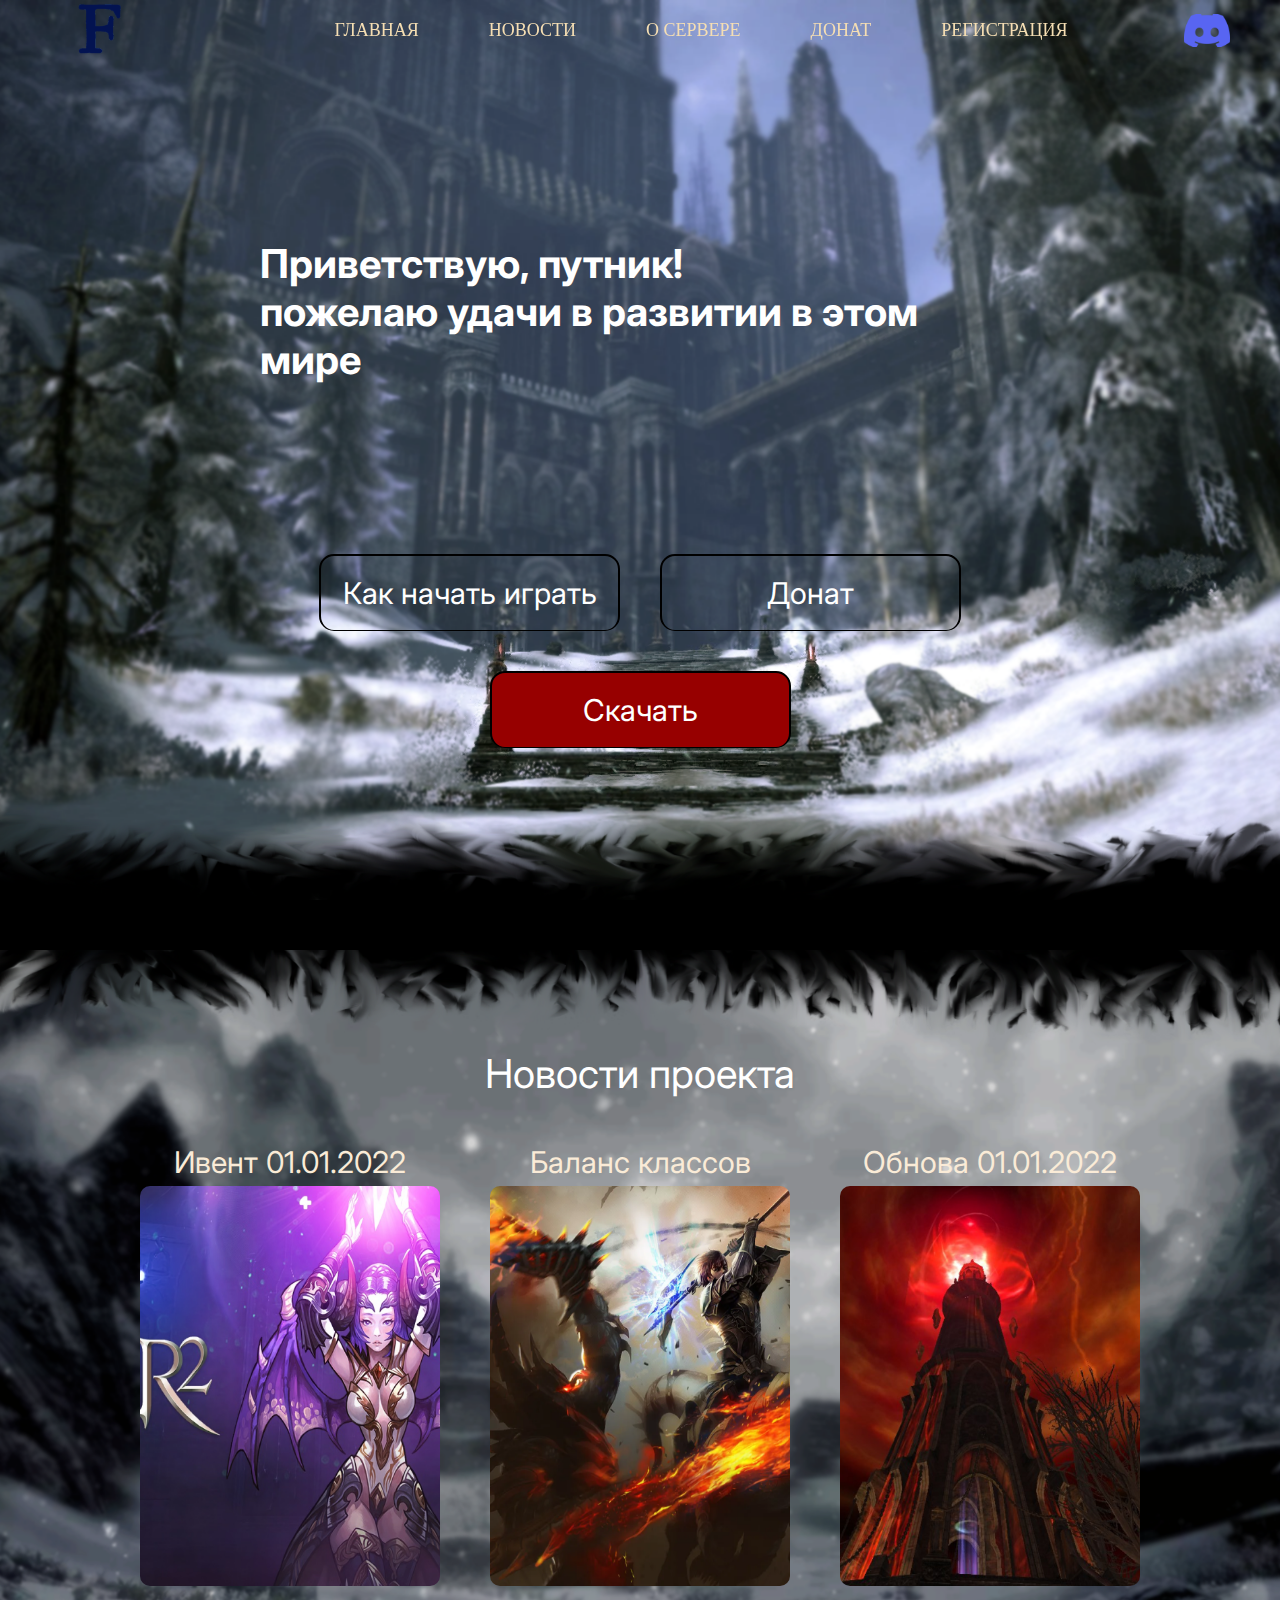
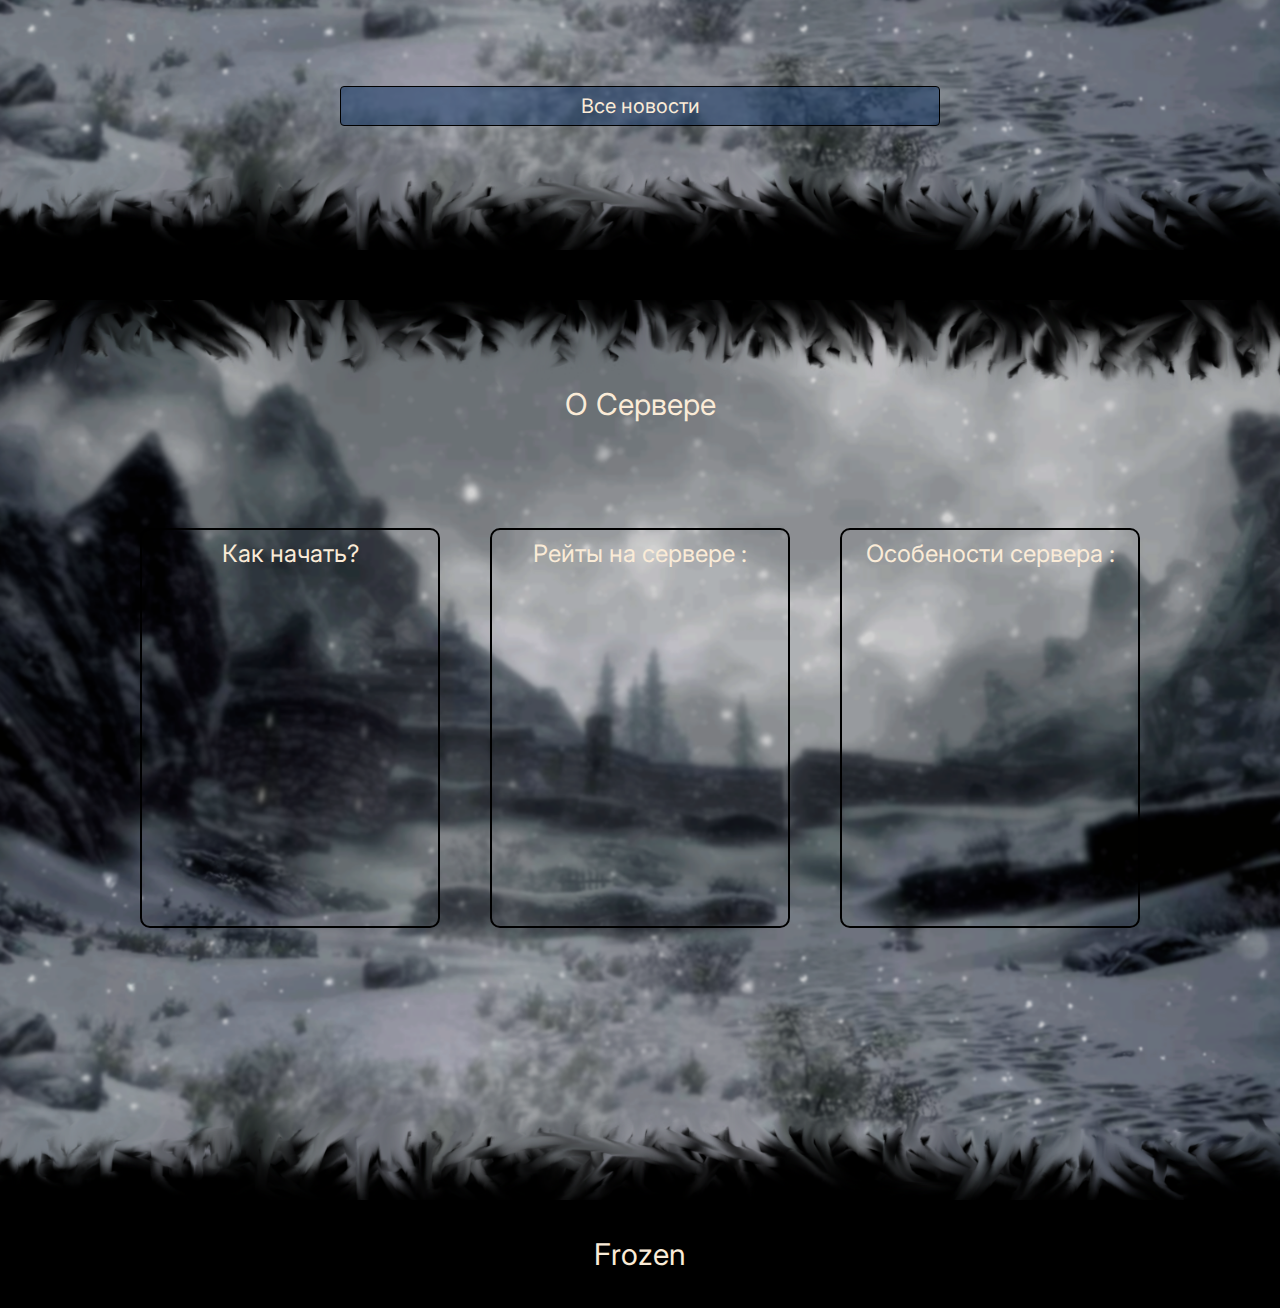
<file: index.html>
<!DOCTYPE html>
<html lang="ru">
<head>
    <meta charset="UTF-8">
    <meta http-equiv="X-UA-Compatible" content="IE=edge">
    <meta name="viewport" content="width=device-width, initial-scale=1.0">
    <link rel="stylesheet" href="css/reset.css">
    <link rel="stylesheet" href="css/fonts.css">
    <link rel="stylesheet" href="css/style.css">
    <title>Frozen</title>
</head>
<body>
    <div class="wrapper ">
        <header  class="header">
           <div class="container">
              <div class="header__body">
                 <a href="index.html" class="header__logo"><img src="img/LOGO.svg" alt="Logo"></a>
                 <div class="header__burger">
                    <span></span>
                 </div>
                 <nuv class="header__menu">
                    <ul class="header__list">
                       <li>
                          <a href="#header" class="header__link">Главная</a>
                       </li>
                       <li>
                          <a href="#news" class="header__link">Новости</a>
                       </li>
                       <li>
                          <a href="#about" class="header__link">О сервере</a>
                       </li>
                       <li>
                          <a href="#" class="header__link">Донат</a>
                       </li>
                       <li>
                        <a href="rega.html" class="header__link">Регистрация</a>
                       </li>
                    </ul>
                 </nuv>
                 <a rel="noopener" href="https://discord.com/channels/568153535015944207/568155919003811853" target="_blank" class="header__logo discord"><img src="img/discord 1.svg" alt="diskord"></a>
           </div>
        </header>
        <main id="header" class="page">
            <div class="container">
                <div class="container__text">
                    <h1 class="text__header">Приветствую, путник!<br>
                        пожелаю удачи в развитии в этом мире</h1>
                </div>
                <div class="container__button">
                    <a href="#" class="button_btn">Как начать играть </a>
                    <a href="#" class="button_btn">Донат</a>
                </div>
                <a href="#" class="button_btnd">Скачать</a>
            </div>
        </main>
        <main id="news" class="conteiner__news">
            <div class="container">
                <div class="news__text">
                    <h2>Новости проекта</h2>
                </div>
                <div class="news__block">
                    <div class="block__img"><h2 class="block__header">Ивент 01.01.2022</h2><a href="news.html"><img src="img/img1.png" alt=""></a></div>
                    <div class="block__img"><h2 class="block__header">Баланс классов</h2><a href="news.html"><img src="img/img2.png" alt=""></a></div>
                    <div class="block__img"><h2 class="block__header">Обнова  01.01.2022</h2><a href="news.html"><img src="img/img3.png" alt=""></a></div>
                </div>
                <div class="button__news"><a href="news.html" class="link__news">Все новости</a></div>
            </div>
        </main>
        <main id="about" class="about">
            <h2 class="about__infoo">О Сервере</h2>
            <div class="container__info">
                <div class="about__info">
                    <h5 class="info__header">Как начать?</h5>
                </div>
                <div class="about__info">
                    <h5 class="info__header">Рейты на сервере :</h5>
                </div>
                <div class="about__info">
                    <h5 class="info__header">Особености сервера :</h5>
                </div>
            </div>
        </main>
        <footer class="footer">
            <h5>Frozen</h5>
        </footer>
    </div>
     	
    <script src="https://ajax.googleapis.com/ajax/libs/jquery/2.1.4/jquery.min.js"></script>
    <script src="js/jquery-3.6.1.min.js"></script>
    <script src="js/script.js"></script>
</body>
</html>
</file>
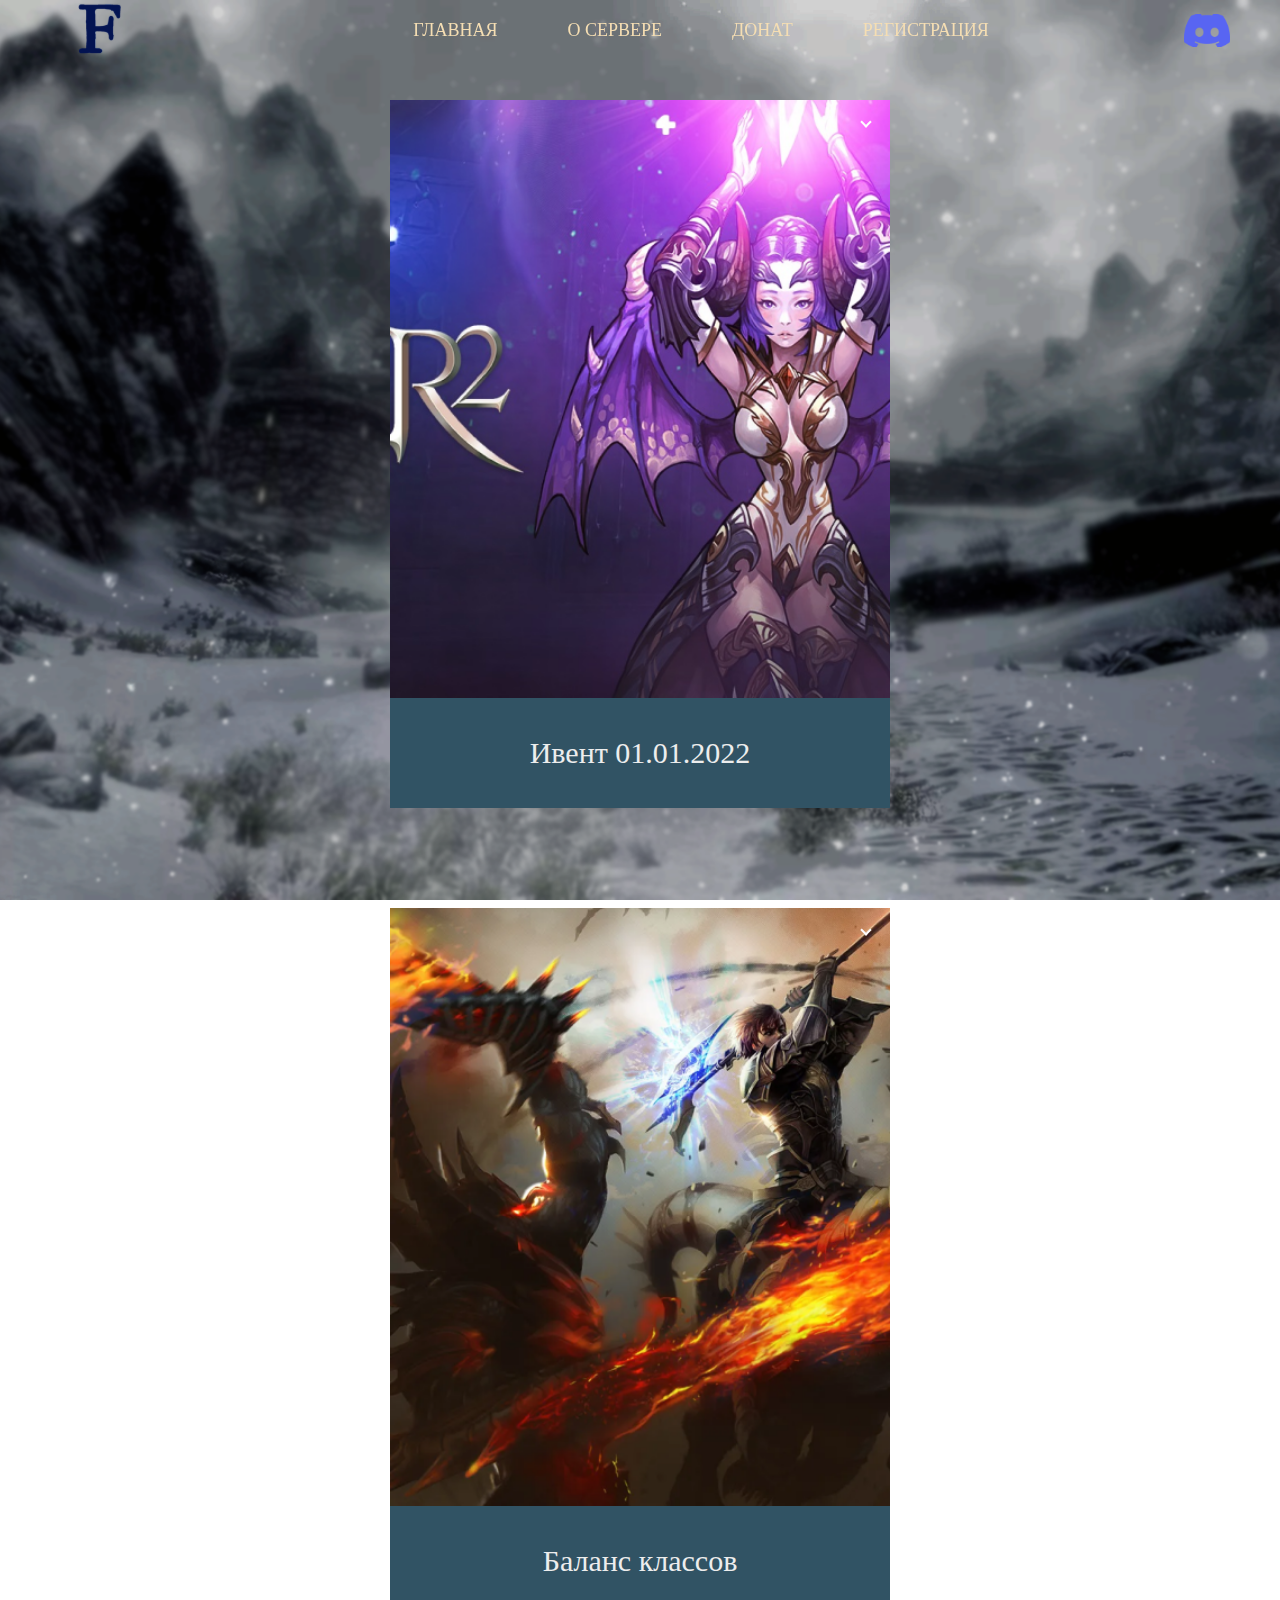
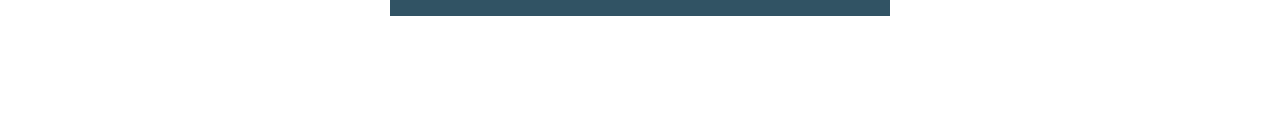
<file: news.html>
<!DOCTYPE html>
<html lang="en">
<head>
    <meta charset="UTF-8">
    <meta http-equiv="X-UA-Compatible" content="IE=edge">
    <meta name="viewport" content="width=device-width, initial-scale=1.0">
    <link rel="stylesheet" href="css/reset.css">
    <link rel="stylesheet" href="css/fonts.css">
    <link rel="stylesheet" href="css/header.css">
    <link rel="stylesheet" href="css/news.css">
    <title>news</title>
</head>
<body>
    <div class="wrapper">
        <header  class="header">
           <div class="container">
              <div class="header__body">
                 <a href="index.html" class="header__logo"><img src="img/LOGO.svg" alt="Logo"></a>
                 <div class="header__burger">
                    <span></span>
                 </div>
                 <nuv class="header__menu">
                    <ul class="header__list">
                       <li>
                          <a href="index.html" class="header__link">Главная</a>
                       </li>
                       <li>
                          <a href="#" class="header__link">О сервере</a>
                       </li>
                       <li>
                          <a href="#" class="header__link">Донат</a>
                       </li>
                       <li>
                        <a href="#news" class="header__link">Регистрация</a>
                     </li>
                    </ul>
                 </nuv>
                 <a rel="noopener" href="https://discord.com/channels/568153535015944207/568155919003811853" target="_blank" class="header__logo discord"><img src="img/discord 1.svg" alt="diskord"></a>
           </div>
        </header>
        <main class="page">
            <div class="container">
                <div class="containet__header">
                    <h1></h1>
                </div>
                <div class="accordion" id="accordion">

                    <div class="accordion__item">
                        <div class="imege">
                            <img src="img/img1.png" alt="">
                        </div>
                        <div class="accordion__title">Ивент 01.01.2022</div>
                        <div class="accordion__content"><p>Lorem ipsum dolor sit amet consectetur adipisicing elit. Accusamus, eveniet nemo possimus soluta laborum magnam non, molestiae perspiciatis, quos quae fuga beatae voluptates debitis tempore veritatis eaque ducimus repellendus magni.
                        Totam, eaque, optio saepe corrupti porro cumque consequuntur blanditiis error illum beatae officiis, dolorem molestiae esse velit fugit accusantium distinctio voluptatum animi reprehenderit ab ad quam et eveniet rerum? Blanditiis.
                        Illum eveniet placeat id quisquam suscipit reprehenderit totam quae sed vel nostrum? Ad distinctio quaerat, iste nostrum eligendi consequatur asperiores perferendis at magnam beatae deleniti facilis, commodi nesciunt veritatis eaque.
                        Alias ratione harum odio aperiam dicta asperiores corrupti praesentium non, accusamus placeat voluptates sit at? Distinctio incidunt, doloribus non eligendi nobis sint, velit minima praesentium beatae veniam deleniti! Ipsa, aliquam!
                        A sed corrupti similique eum, molestias at vero tempore sequi error inventore hic aut voluptatum placeat expedita animi aperiam doloremque commodi iste? Quas dignissimos est, repellat modi inventore nesciunt sequi?
                        Cum, exercitationem inventore culpa atque accusantium quasi voluptates asperiores modi, quas explicabo, quaerat neque! Ipsum quidem expedita obcaecati voluptates, veritatis consequatur, accusantium vel amet iusto voluptatem porro iste molestiae temporibus! ipsum dolor sit amet consectetur adipisicing elit. Optio quidem magni maxime commodi cupiditate, consectetur, tenetur esse mollitia sit expe</p></div>
                    </div>            
                </div>
            </div>
            
            <div class="accordion" id="accordion">

                <div class="accordion__item">
                    <div class="imege">
                        <img src="img/img2.png" alt="">
                    </div>
                    <div class="accordion__title">Баланс классов</div>
                    <div class="accordion__content"><p>Lorem ipsum dolor sit amet consectetur adipisicing elit. Obcaecati asperiores voluptatibus architecto provident! Nesciunt quia ratione quo, sapiente velit adipisci vel consequuntur perspiciatis, ea dolorum, aut voluptate totam dolorem saepe?
                    Culpa doloremque fugiat quod provident voluptatem quibusdam at explicabo ab est eaque beatae animi veniam corrupti rerum hic, maiores suscipit dolorem libero nesciunt dolor eveniet. Itaque distinctio quisquam sunt culpa.
                    Reiciendis nostrum maxime consequuntur quo, nam aperiam facilis consequatur eum, quibusdam impedit eos neque voluptatum itaque laudantium illo iste culpa debitis mollitia hic reprehenderit odio necessitatibus? Ut fugit omnis totam?
                    Officiis nihil perspiciatis aperiam? Magnam nam illo sequi maiores nesciunt repellat deleniti similique accusantium excepturi aperiam quo animi distinctio reprehenderit, dolorum explicabo et labore odit unde pariatur! Quisquam, quod veritatis?
                    Illo consequuntur deserunt quo laudantium voluptas laborum minus eius labore adipisci! Debitis dignissimos quod reiciendis magni, quo dolores eligendi delectus aperiam nisi laborum fugit recusandae tempore eos et perferendis ab.
                    Consequatur voluptatum, beatae harum aut omnis tempore cum quasi modi hic illo alias, amet dolorem sed, voluptatibus distinctio illum excepturi eligendi perspiciatis. Accusantium at, voluptas amet explicabo itaque magni natus! ipsum, dolor sit amet consectetur adipisicing elit. Veniam labore nesciunt nemo, natus cupiditate quaerat dolor dolores minima odio totam impedit esse repellat repudiandae officia excepturi culpa facere debitis unde.</p></div>
                </div>            
            </div>
        </main>
    </div>
    <script src="https://ajax.googleapis.com/ajax/libs/jquery/2.1.4/jquery.min.js"></script>
    <script src="js/jquery-3.6.1.min.js"></script>
    <script src="js/script.js"></script>
</body>
</html>
</file>
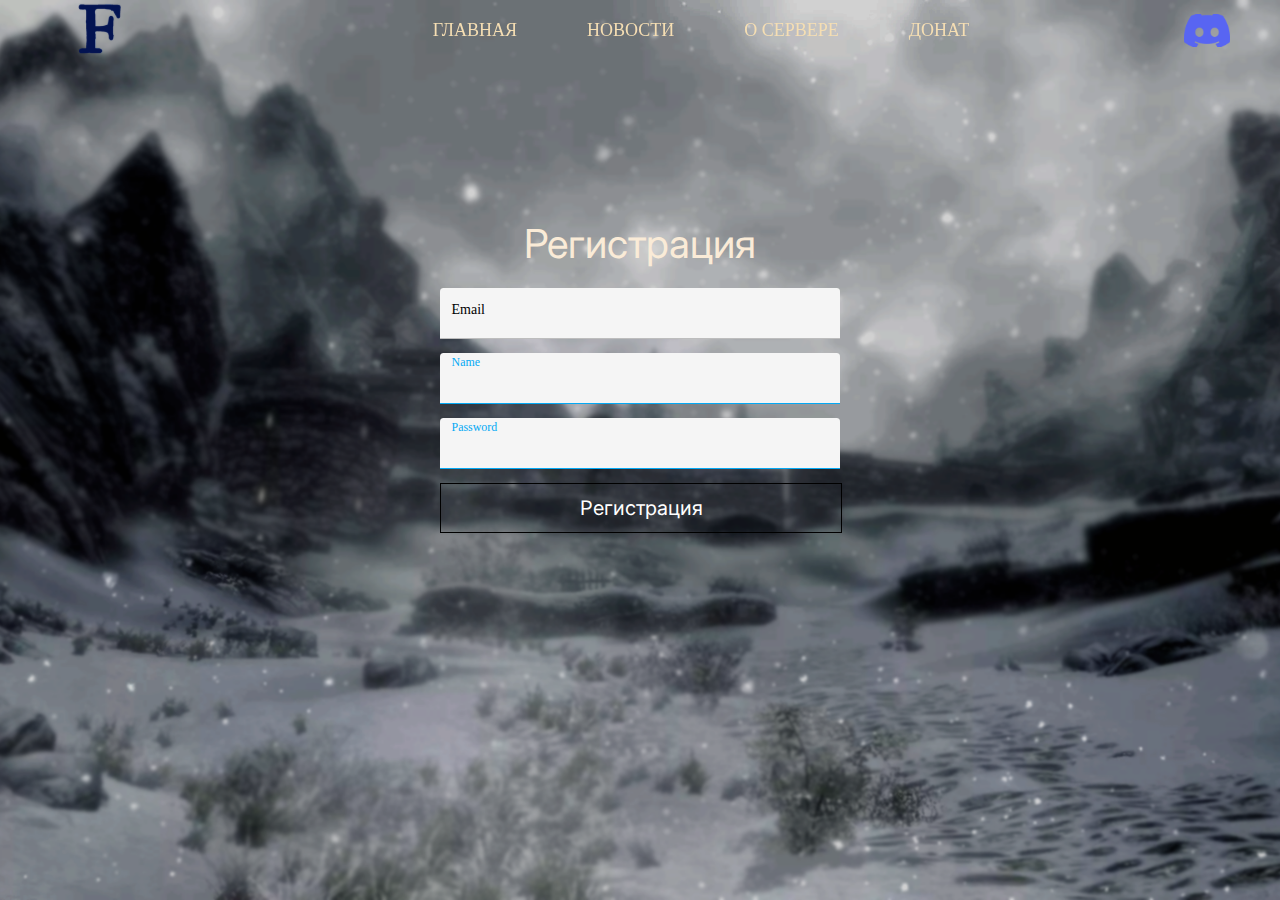
<file: rega.html>
<!DOCTYPE html>
<html lang="en">
<head>
    <meta charset="UTF-8">
    <meta http-equiv="X-UA-Compatible" content="IE=edge">
    <meta name="viewport" content="width=device-width, initial-scale=1.0">
    <link rel="stylesheet" href="css/fonts.css">
    <link rel="stylesheet" href="css/reset.css">
    <link rel="stylesheet" href="css/rega.css">
    <title>Registration</title>
</head>
<body>
   <div class="wrapper">
        <header  class="header">
           <div class="container">
              <div class="header__body">
                 <a href="index.html" class="header__logo"><img src="img/LOGO.svg" alt="Logo"></a>
                 <div class="header__burger">
                    <span></span>
                 </div>
                 <nuv class="header__menu">
                    <ul class="header__list">
                       <li>
                          <a href="index.html" class="header__link">Главная</a>
                       </li>
                       <li>
                          <a href="index.html" class="header__link">Новости</a>
                       </li>
                       <li>
                          <a href="#" class="header__link">О сервере</a>
                       </li>
                       <li>
                          <a href="#" class="header__link">Донат</a>
                       </li>
                    </ul>
                 </nuv>
                 <a rel="noopener" href="https://discord.com/channels/568153535015944207/568155919003811853" target="_blank" class="header__logo discord"><img src="img/discord 1.svg" alt="diskord"></a>
           </div>
        </header>
    </div>
    <main class="page">
        <div class="container">
            <div class="form">

                <h1 class="rega__header">Регистрация</h1>
                <div class="text-field text-field_floating-3">
                  <input class="text-field__input" type="email" id="email" name="email" placeholder="alexander@itchief.ru">
                  <label class="text-field__label" for="email">Email</label>
                </div>
                
                <div class="text-field text-field_floating-3">
                  <input class="text-field__input" type="name" id="name" name="name" value="">
                  <label class="text-field__label" for="name">Name</label>
                </div>
                <div class="text-field text-field_floating-3">
                    <input class="text-field__input" type="password" id="password" name="Password" value="">
                    <label class="text-field__label" for="password">Password</label>
                  </div>
                  
                  <div class="button__reg">
                    <a href="#" class="reg__button">Регистрация</a>
                  </div>
        </div>
    </main>
    <script src="https://ajax.googleapis.com/ajax/libs/jquery/2.1.4/jquery.min.js"></script>
    <script src="js/jquery-3.6.1.min.js"></script>
    <script src="js/script.js"></script>
</body>
</html>
</file>
<file: css/fonts.css>
@import url(https://fonts.googleapis.com/css?family=Inter:100,200,300,regular,500,600,700,800,900);
</file>
<file: css/style.css>
html,
body{
    background-color: #000;
}
.wrapper{
	min-height: 100%;
	overflow: hidden;
	display: flex;
	flex-direction: column;
    margin: 0 auto;
}


/* головный центральный элемент який прижме футер донизу main class(page)*/
.page{
	flex: 1 1 auto;
}
.container {
  max-width: 1180px;
  margin: 0 auto;
}
.header {
  position: fixed;
  width: 100%;
  top: 0;
  left: 0;
  z-index: 100;
  padding: 5px 0px;
}
.header::before{
  content: "";
  position: absolute;
  top: 0;
  left: 0;
  width: 100%;
  height: 100%;
  z-index: 2;
}
.header__body {
  position: relative;
  display: flex;
  justify-content: space-between;
  height: 50px;
  align-items: center;
}
.header__logo {
  position: relative;
  z-index: 3;
}

.header__burger {
  display: none;
}

.header__list {
  display: flex;
  position: relative;
  z-index: 2;
}
.header__list li{
  margin: 0px 0px 0px 70px;
}
.header__link {
  color:wheat;
  text-transform: uppercase;
  text-decoration: none;
  font-size: 18px;
  position: relative;
  
}
.header__link::after{
    content: "";
    display: inline-block;
    position: absolute;
    bottom:-3px;
    right: 100px;
    width: 100%;
    height: 2px;
    opacity: 0;
    background-color: red;
    transition: all .6s ease;
}
.header__link:hover::after{
    content: "";
    opacity: 1;
    position: absolute;
    bottom: -3px;
    right: 0;
    
}
.discord{
    animation: discord 3s ease infinite;
}
@keyframes discord{
    0%{
        transform: rotate(0deg);
    }
    100%{
        transform: rotate(360deg);
    }
    
}
@media (max-width:1000px){
    .discord{
        display: none;
    }
    .header__link{
        padding: 20px;
        font-size: 14px;
        
    }
    .header__list li{
        margin: 0px 0px 0px 40px;
    }
}
@media (max-width:767px){
  body.lock{
    overflow: hidden;
  }
  .header__logo img{
    width: 60px;
}
  .header__body{
    height: 50px;
  }
  .header__burger{
    display: block;
    position: relative;
    width: 30px;
    height: 20px;
    position: relative;
    z-index: 3;
    margin-right: 20px;
    
    
  }
  .header__burger span{
    background-color: #fff;
    position: absolute;
    width: 100%;
    height: 2px;
    top: 9px;
    transition: all .4s ease 0s;
  }
  .header__burger::before,
  .header__burger::after{
    content: "";
    background-color: #fff;
    position: absolute;
    width: 100%;
    height: 2px;
    left: 0;
    transition: all .4s ease 0s;
  }
  .header__burger::before{
    top: 0;
  }
  .header__burger::after{
    bottom: 0;
  }
  .header__burger.active span{
    transform: scale(0);
  }
  .header__burger.active::before{
    transform: rotate(45deg);
    top: 9px;
  }
  .header__burger.active::after{
    transform: rotate(-45deg);
    bottom: 9px;
  }
  .header__menu {
    position: fixed;
    top: -100%;
    left: 0;
    width: 100%;
    height: 100%;
    overflow: auto;
    background-color:rgb(58, 121, 163);
    padding: 70px 0px 0px 30px;
    transition: all .4s ease 0s;
  }
  .header__menu.active{
    top: 0;
  }
  .header__list{
    display: block;
  }
  .header__list li{
    margin-bottom: 40px;
  }
}
/*/////////////////////////*/
.page{
    background-image: url(../img/fon1.png);
    background-repeat:no-repeat;
    background-position: center center;
    background-size: cover;
    min-height: 900px;
}
.container{
    max-width: 1180px;
    margin: 0 auto;
}
.container__text{
    max-width: 800px;
    display: flex;
    justify-content: center;
    margin: 220px auto 150px;
}
.text__header{
    padding: 20px;
    font-family: 'Inter';
    font-style: normal;
    font-weight: 700;
    font-size: 40px;
    line-height: 48px;
    color: #FFFFFF;
}


.container__button{
    margin: 0 auto;
    max-width: 800px;
    display: flex;
    justify-content: center;
}
.button_btnd{
  display: flex;
  justify-content: center;
  text-align: center;
  align-items: center;
  width: 301px;
  height: 77px;
  border-width: 2px 2px 1px 2px;
  border-style: solid;
  border-color: #000000;
  border-radius: 15px;
  margin: 40px auto;
  background: #970000;
  font-family: 'Inter';
  font-style: normal;
  font-weight: 400;
  font-size: 30px;
  line-height: 48px;
  color: #FFFFFF;
  transition: all .6s ease;
}
.button_btnd:hover{
  background-color:rgb(4, 48, 63);
}
.button_btn{
    display: flex;
    justify-content: center;
    text-align: center;
    align-items: center;
    width: 301px;
    height: 77px;
    border-width: 2px 2px 1px 2px;
    border-style: solid;
    border-color: #000000;
    border-radius: 15px;
    margin: 0px 20px;

    font-family: 'Inter';
    font-style: normal;
    font-weight: 400;
    font-size: 30px;
    line-height: 48px;
    color: #FFFFFF;
    transition: all .6s ease;
}

.button_btn:hover{
    background-color:rgb(4, 48, 63);
    border-width: 5px 5px 3px 4px;
}
@media (max-width:767px){
    .container__button{
        flex-wrap: wrap;
    }
    .button_btn{
        margin-top: 30px;
    }
    .container__text{
        margin: 150px 0 80px;

    }
}

/*//////////////////////////*/
.conteiner__news{
    margin-top: 50px;
    background-image: url(../img/fon2.png);
    background-repeat:no-repeat;
    background-position: center center;
    background-size: cover;
    min-height: 900px;
}

.news__text{
    font-family: 'Inter';
    font-style: normal;
    font-weight: 400;
    font-size: 40px;
    line-height: 48px;
    display: flex;
    justify-content: center;
    color: #FFFFFF;
    margin: 100px auto 40px;
}
.news__block{
    display: flex;
    justify-content:space-between;
    max-width: 1000px;
    min-height: 400px;
    margin: 0 auto;
}
.block__img img{
   max-width: 300px;
   min-height: 400px;
   border-radius: 10px;
}
.block__img{
    transition: all .6s ease;
}
.block__img:hover{
    transform: scale(1.1);
    
}
.block__header{
    color: antiquewhite;
    font-family: 'Inter';
    font-style: normal;
    font-weight: 400;
    font-size: 30px;
    line-height: 48px;
    display: flex;
    justify-content: center;
    align-items: center;
}
.button__news{
    display: flex;
    justify-content: center;
    align-items: center;
    text-align: center;
    max-width: 600px;
    max-height: 40px;
    border: 1px solid #000;
    border-radius: 4px;
    margin: 100px auto 0;
    background-color:rgba(18, 51, 100, 0.521);
    transition: all .6s ease;
}
.button__news:hover{
    border: 2px solid #000;
    background-color: rgb(58, 121, 163);
}

.link__news{
    padding: 30px 200px;
    color: antiquewhite;
    font-family: 'Inter';
    font-style: normal;
    font-weight: 400;
    font-size: 20px;
    line-height: 48px;
}

@media (max-width:1100px){
    .block__img img{
        max-width: 260px;
        min-height: 360px;
    }
}
@media (max-width:767px){
    .news__block{
        flex-wrap: wrap;
        justify-content: center;    
    }
    .news__text{
        margin-bottom:10px;
    }
    .block__img{
        margin-top: 20px;
    }
    .block__img img{
        min-width: 300px;
        height: 220px;
    }
    .button__news{
        display: none;
    }   
}


.about{
  margin-top: 50px;
  background-image: url(../img/fon2.png);
  background-repeat:no-repeat;
  background-position: center center;
  background-size: cover;
  min-height: 900px;
}
.about__infoo{
  display: flex;
  justify-content: center;
  margin: 80px auto;
  color: antiquewhite;
  font-family: 'Inter';
  font-style: normal;
  font-weight: 400;
  font-size: 30px;
  line-height: 48px;
  display: flex;
  justify-content: center;
  align-items: center;
}
.container__info{
  display: flex;
  justify-content: space-between;
  margin: 100px auto;
  max-width: 1000px;
}

.about__info{
  min-width: 300px;
  min-height: 400px;
  border: 2px solid black;
  border-radius: 10px;
}
.info__header{
  color: antiquewhite;
  font-family: 'Inter';
  font-style: normal;
  font-weight: 400;
  font-size: 24px;
  line-height: 48px;
  display: flex;
  justify-content: center;
  align-items: center;
}



































.footer{
  display: flex;
  justify-content: center;
}
.footer h5{
  padding: 30px;
  color: antiquewhite;
    font-family: 'Inter';
    font-style: normal;
    font-weight: 400;
    font-size: 30px;
    line-height: 48px;
    display: flex;
    justify-content: center;
    align-items: center;
}
</file>
<file: css/header.css>
.wrapper{
	min-height: 100%;
	overflow: hidden;
	display: flex;
	flex-direction: column;
    margin: 0 auto;
}


/* головный центральный элемент який прижме футер донизу main class(page)*/
.page{
	flex: 1 1 auto;
}
.container {
  max-width: 1180px;
  margin: 0 auto;
}
.header {
  position: fixed;
  width: 100%;
  top: 0;
  left: 0;
  z-index: 100;
  padding: 5px 0px;
}
.header::before{
  content: "";
  position: absolute;
  top: 0;
  left: 0;
  width: 100%;
  height: 100%;
  z-index: 2;
}
.header__body {
  position: relative;
  display: flex;
  justify-content: space-between;
  height: 50px;
  align-items: center;
}
.header__logo {
  position: relative;
  z-index: 3;
}

.header__burger {
  display: none;
}

.header__list {
  display: flex;
  position: relative;
  z-index: 2;
}
.header__list li{
  margin: 0px 0px 0px 70px;
}
.header__link {
  color:wheat;
  text-transform: uppercase;
  text-decoration: none;
  font-size: 18px;
  position: relative;
  
}
.header__link::after{
    content: "";
    display: inline-block;
    position: absolute;
    bottom:-3px;
    right: 100px;
    width: 100%;
    height: 2px;
    opacity: 0;
    background-color: red;
    transition: all .6s ease;
}
.header__link:hover::after{
    content: "";
    opacity: 1;
    position: absolute;
    bottom: -3px;
    right: 0;
    
}
.discord{
    animation: discord 3s ease infinite;
}
@keyframes discord{
    0%{
        transform: rotate(0deg);
    }
    100%{
        transform: rotate(360deg);
    }
    
}
@media (max-width:1000px){
    .discord{
        display: none;
    }
    .header__link{
        padding: 20px;
        font-size: 14px;
        
    }
    .header__list li{
        margin: 0px 0px 0px 40px;
    }
}
@media (max-width:767px){
  body.lock{
    overflow: hidden;
  }
  .header__logo img{
    width: 60px;
}
  .header__body{
    height: 50px;
  }
  .header__burger{
    display: block;
    position: relative;
    width: 30px;
    height: 20px;
    position: relative;
    z-index: 3;
    margin-right: 20px;
    
    
  }
  .header__burger span{
    background-color: #fff;
    position: absolute;
    width: 100%;
    height: 2px;
    top: 9px;
    transition: all .4s ease 0s;
  }
  .header__burger::before,
  .header__burger::after{
    content: "";
    background-color: #fff;
    position: absolute;
    width: 100%;
    height: 2px;
    left: 0;
    transition: all .4s ease 0s;
  }
  .header__burger::before{
    top: 0;
  }
  .header__burger::after{
    bottom: 0;
  }
  .header__burger.active span{
    transform: scale(0);
  }
  .header__burger.active::before{
    transform: rotate(45deg);
    top: 9px;
  }
  .header__burger.active::after{
    transform: rotate(-45deg);
    bottom: 9px;
  }
  .header__menu {
    position: fixed;
    top: -100%;
    left: 0;
    width: 100%;
    height: 100%;
    overflow: auto;
    background-color:rgb(58, 121, 163);
    padding: 70px 0px 0px 30px;
    transition: all .4s ease 0s;
  }
  .header__menu.active{
    top: 0;
  }
  .header__list{
    display: block;
  }
  .header__list li{
    margin-bottom: 40px;
  }
}
</file>
<file: css/news.css>
body{
    background-image: url(../img/reg1.png);
    background-repeat: no-repeat;
    background-size: cover;
    background-position: center center;
    background-attachment: fixed;
}

.page{
    max-width: 500px;
    margin: 0 auto;
}

.imege img{ 
    min-width: 500px;
    
}





.accordion {
    width: 100%;
    max-width: 500px;
    margin: 100px auto;
}

.accordion .accordion__item {
    margin-bottom: 1px;
    position: relative
}

/* заголовки панелей аккордеона */
.accordion .accordion__title {
    font-weight: 400;
    font-size: 30px;
    color: #ededed;
    cursor: pointer;
    background: #315364;
    padding: 40px 55px;
    transition: all .2s linear 0;
    display: flex;
    justify-content: center;
    align-items: center;
    text-align: center;
}

/* переключатель панелей, положение вниз */
.accordion .accordion__title::before {
    content: "";
    height: 8px;
    width: 8px;
    display: block;
    border: 2px solid #fefcfe;
    border-right-width: 0;
    border-top-width: 0;
    transform: rotate(-45deg);
    position: absolute;
    right: 20px;
    top: 18px
}

/* активный переключатель, положение вверх */
.accordion .active__item .accordion__title:before {
    border: 2px solid #fefcfe;
    border-left-width: 0;
    border-bottom-width: 0;
    top: 18px;
}
.accordion .accordion__title:hover {
    background: #455b64;
}

/* заголовок активного блока  */
.accordion .active_block .accordion__title {
    background: #455b64;
    color: #fefcfe
}

/* контент */
.accordion .accordion__content {
    display: none;
    padding: 10px 15px;
    overflow: hidden;
    background: #f7f8f7
}

@media (max-width:767px){
    .accordion{
        min-width: 290px;
        padding: 20px;
    }
    .imege img{ 
        min-width: 220px;
    }
    .accordion__content{
        min-width: 220px;
    }
}

@media (max-width:500px){
    .accordion{
        width: 300px;
        padding: 20px;
        font-size: 14px;
    }
    .imege img{ 
        width: 300px;
    }
    .accordion__content{
        width: 300px;
    }
    .accordion__title{
        font-size: 14px;
        width: 300px;
    }
}
</file>
<file: css/rega.css>
body{
    background-image: url(../img/reg1.png);
    background-repeat:no-repeat;
    background-position: center center;
    background-size: cover;
    min-height: 100%;
}
   

.wrapper{
	overflow: hidden;
	display: flex;
	flex-direction: column;
    margin: 0 auto;
}


/* головный центральный элемент який прижме футер донизу main class(page)*/
.page{
	flex: 1 1 auto;
}
.container {
  max-width: 1180px;
  margin: 0 auto;
}
.header {
  position: fixed;
  width: 100%;
  top: 0;
  left: 0;
  z-index: 100;
  padding: 5px 0px;
}
.header::before{
  content: "";
  position: absolute;
  top: 0;
  left: 0;
  width: 100%;
  height: 100%;
  z-index: 2;
}
.header__body {
  position: relative;
  display: flex;
  justify-content: space-between;
  height: 50px;
  align-items: center;
}
.header__logo {
  position: relative;
  z-index: 3;
}

.header__burger {
  display: none;
}

.header__list {
  display: flex;
  position: relative;
  z-index: 2;
}
.header__list li{
  margin: 0px 0px 0px 70px;
}
.header__link {
  color:wheat;
  text-transform: uppercase;
  text-decoration: none;
  font-size: 18px;
  position: relative;
  
}
.header__link::after{
    content: "";
    display: inline-block;
    position: absolute;
    bottom:-3px;
    right: 100px;
    width: 100%;
    height: 2px;
    opacity: 0;
    background-color: red;
    transition: all .6s ease;
}
.header__link:hover::after{
    content: "";
    opacity: 1;
    position: absolute;
    bottom: -3px;
    right: 0;
    
}
.discord{
    animation: discord 3s ease infinite;
}
@keyframes discord{
    0%{
        transform: rotate(0deg);
    }
    100%{
        transform: rotate(360deg);
    }
    
}
@media (max-width:1000px){
    .discord{
        display: none;
    }
    .header__link{
        padding: 20px;
        font-size: 14px;
        
    }
    .header__list li{
        margin: 0px 0px 0px 40px;
    }
}
@media (max-width:767px){
  body.lock{
    overflow: hidden;
  }
  .header__logo img{
    width: 60px;
}
  .header__body{
    height: 50px;
  }
  .header__burger{
    display: block;
    position: relative;
    width: 30px;
    height: 20px;
    position: relative;
    z-index: 3;
    margin-right: 20px;
    
    
  }
  .header__burger span{
    background-color: #fff;
    position: absolute;
    width: 100%;
    height: 2px;
    top: 9px;
    transition: all .4s ease 0s;
  }
  .header__burger::before,
  .header__burger::after{
    content: "";
    background-color: #fff;
    position: absolute;
    width: 100%;
    height: 2px;
    left: 0;
    transition: all .4s ease 0s;
  }
  .header__burger::before{
    top: 0;
  }
  .header__burger::after{
    bottom: 0;
  }
  .header__burger.active span{
    transform: scale(0);
  }
  .header__burger.active::before{
    transform: rotate(45deg);
    top: 9px;
  }
  .header__burger.active::after{
    transform: rotate(-45deg);
    bottom: 9px;
  }
  .header__menu {
    position: fixed;
    top: -100%;
    left: 0;
    width: 100%;
    height: 100%;
    overflow: auto;
    background-color:rgb(58, 121, 163);
    padding: 70px 0px 0px 30px;
    transition: all .4s ease 0s;
  }
  .header__menu.active{
    top: 0;
  }
  .header__list{
    display: block;
  }
  .header__list li{
    margin-bottom: 40px;
  }
}

.container{
    max-width: 1180px;
    margin: 0px auto;
}

.form{
    max-width: 400px;
    margin: 200px auto;
}


.rega__header{

    display: flex;
    justify-content: center;
    padding: 20px;
    font-family: 'Inter';
    font-style: normal;
    font-weight: 400;
    font-size: 40px;
    line-height: 48px;

    color:antiquewhite;
}

p {
      font-weight: 500;
}

    /* text field */
.text-field {
      margin-bottom: 1rem;
}

.text-field__label {
      display: block;
      margin-bottom: 0.25rem;
}

.text-field__input {
      display: block;
      width: 100%;
      height: calc(2.25rem + 2px);
      padding: 0.375rem 0.75rem;
      font-family: inherit;
      font-size: 1rem;
      font-weight: 400;
      line-height: 1.5;
      color: #212529;
      background-color: #fff;
      background-clip: padding-box;
      border: 1px solid #bdbdbd;
      border-radius: 0.25rem;
      transition: border-color 0.15s ease-in-out, box-shadow 0.15s ease-in-out;
      -webkit-appearance: none;
      -moz-appearance: none;
      appearance: none;
}

    .text-field__input[type="search"]::-webkit-search-decoration,
    .text-field__input[type="search"]::-webkit-search-cancel-button,
    .text-field__input[type="search"]::-webkit-search-results-button,
    .text-field__input[type="search"]::-webkit-search-results-decoration {
      -webkit-appearance: none;
}

.text-field__input::placeholder {
      color: #212529;
      opacity: 0.4;
}

.text-field__input:focus {
      color: #212529;
      background-color: #fff;
      border-color: #bdbdbd;
      outline: 0;
      box-shadow: 0 0 0 0.2rem rgba(158, 158, 158, 0.25);
}

.text-field__input:disabled,
.text-field__input[readonly] {
      background-color: #f5f5f5;
      opacity: 1;
}

    /* with floating label */
.text-field_floating-3 {
      position: relative;
}

.text-field_floating-3 .text-field__input {
      border: none;
      border-bottom: 1px solid #bdbdbd;
      border-radius: 0;
      border-top-left-radius: 0.25rem;
      border-top-right-radius: 0.25rem;
      height: calc(3.5rem + 2px);
      line-height: 1.25;
      padding: 1rem 0.75rem;
      background-color: #f5f5f5;
}

.text-field_floating-3 .text-field__input:focus {
      outline: 0;
      border-bottom: 1px solid #03a9f4;
      box-shadow: none;
      background-color: #eee;
}

.text-field_floating-3 .text-field__label {
      position: absolute;
      top: 0;
      left: 0;
      height: 100%;
      padding: 1rem .75rem;
      pointer-events: none;
      border: 1px solid transparent;
      transform-origin: 0 0;
      transition: color .15s ease-in-out, transform .15s ease-in-out;
}

.text-field_floating-3 .text-field__input::-moz-placeholder {
      color: transparent;
}

.text-field_floating-3 .text-field__input::placeholder {
      color: transparent;
}

.text-field_floating-3 .text-field__input:focus,
.text-field_floating-3 .text-field__input:not(:placeholder-shown) {
      padding-top: 1.625rem;
      padding-bottom: .625rem;
      border-bottom: 1px solid #03a9f4;
}

.text-field_floating-3 .text-field__input:focus~.text-field__label,
.text-field_floating-3 .text-field__input:not(:placeholder-shown)~.text-field__label {
      transform: scale(.85) translateY(-.75rem) translateX(.15rem);
      color: #03a9f4;
}

.button__reg{
    display: flex;
    justify-content: center;
    align-items: center;
    padding: 0px 200px;
    border: 1px solid black;
    transition: all .6s ease;
}
.button__reg:hover{
    background-color: rgb(4, 48, 63);
}
.reg__button{
    padding: 0px 200px;
    font-family: 'Inter';
    font-style: normal;
    font-weight: 400;
    font-size: 20px;
    line-height: 48px;
    color: #FFFFFF;
    
}

@media (max-width:767px){
    .form{
        margin: 100px auto;
        padding: 10px;
    }
    .button__reg{
        padding: 0px 100px;
    }
    .reg__button{
        padding: 0px 100px;
    }
}
</file>
